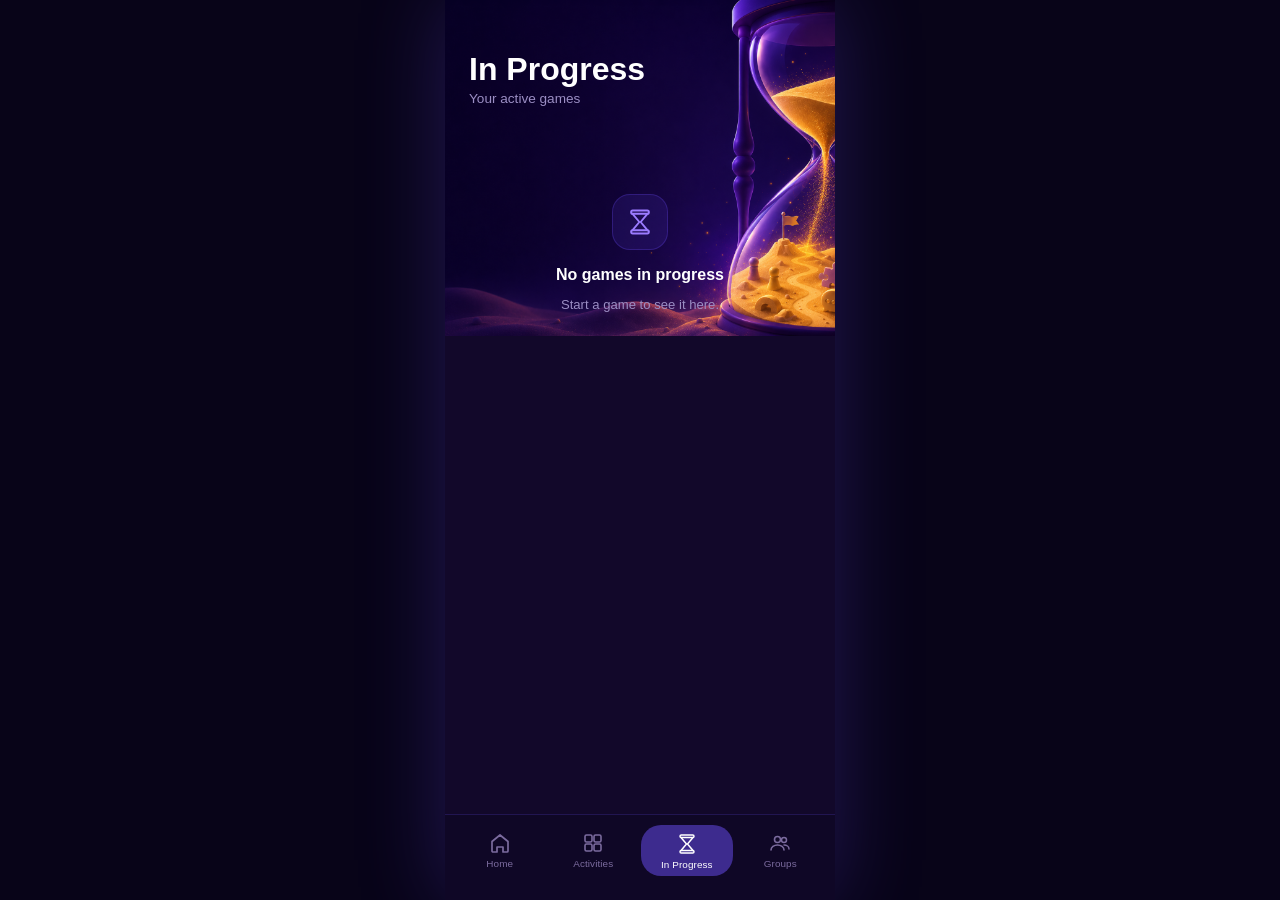
<file: in-progress.html>
<!DOCTYPE html>
<html lang="en">
<head>
  <meta charset="UTF-8">
  <meta name="viewport" content="width=device-width, initial-scale=1.0">
  <meta name="color-scheme" content="dark">
  <title>In Progress — While We Wait</title>
  <link rel="stylesheet" href="styles/main.css">
</head>
<body>

  <div class="phone-shell">

    <!-- ═══ PAGE HEADER ══════════════════════════════════ -->
    <header class="ip-page-header">
      <h1 class="ip-page-header__title">In Progress</h1>
      <p class="ip-page-header__subtitle">Your active games</p>
    </header>

    <!-- ═══ SCROLLABLE CONTENT ══════════════════════════ -->
    <main class="content" id="ipContent"></main>

    <!-- ═══ BOTTOM NAV ══════════════════════════════════ -->
    <nav class="bottom-nav" aria-label="Main navigation">

      <!-- Home -->
      <div class="bottom-nav__tab" role="button" tabindex="0"
           onclick="location.href='index.html'"
           onkeydown="if(event.key==='Enter'||event.key===' '){location.href='index.html'}">
        <svg width="22" height="22" viewBox="0 0 22 22" fill="none" xmlns="http://www.w3.org/2000/svg">
          <path d="M3 9.5L11 3L19 9.5V19C19 19.55 18.55 20 18 20H14V15H8V20H4C3.45 20 3 19.55 3 19V9.5Z"
                stroke="currentColor" stroke-width="1.7" stroke-linejoin="round"/>
        </svg>
        <span class="bottom-nav__label">Home</span>
      </div>

      <!-- Activities -->
      <div class="bottom-nav__tab" role="button" tabindex="0">
        <svg width="22" height="22" viewBox="0 0 22 22" fill="none" xmlns="http://www.w3.org/2000/svg">
          <rect x="3"  y="3"  width="7" height="7" rx="1.5" stroke="currentColor" stroke-width="1.6"/>
          <rect x="12" y="3"  width="7" height="7" rx="1.5" stroke="currentColor" stroke-width="1.6"/>
          <rect x="3"  y="12" width="7" height="7" rx="1.5" stroke="currentColor" stroke-width="1.6"/>
          <rect x="12" y="12" width="7" height="7" rx="1.5" stroke="currentColor" stroke-width="1.6"/>
        </svg>
        <span class="bottom-nav__label">Activities</span>
      </div>

      <!-- In Progress (active) -->
      <div class="bottom-nav__tab bottom-nav__tab--active" role="button" aria-current="page" tabindex="0">
        <div class="bottom-nav__pill">
          <svg width="22" height="22" viewBox="0 0 22 22" fill="none" xmlns="http://www.w3.org/2000/svg">
            <rect x="4" y="2" width="14" height="2.5" rx="1.25" stroke="currentColor" stroke-width="1.5"/>
            <rect x="4" y="17.5" width="14" height="2.5" rx="1.25" stroke="currentColor" stroke-width="1.5"/>
            <path d="M5 4.5L10.5 11L5 17.5" stroke="currentColor" stroke-width="1.5" stroke-linecap="round" stroke-linejoin="round"/>
            <path d="M17 4.5L11.5 11L17 17.5" stroke="currentColor" stroke-width="1.5" stroke-linecap="round" stroke-linejoin="round"/>
          </svg>
          <span class="bottom-nav__label">In Progress</span>
        </div>
      </div>

      <!-- Groups -->
      <div class="bottom-nav__tab" role="button" tabindex="0">
        <svg width="22" height="22" viewBox="0 0 22 22" fill="none" xmlns="http://www.w3.org/2000/svg">
          <circle cx="8.5"  cy="7.5" r="3" stroke="currentColor" stroke-width="1.6"/>
          <circle cx="15"   cy="8"   r="2.5" stroke="currentColor" stroke-width="1.5"/>
          <path d="M2 18C2 15.24 5 13 8.5 13C12 13 15 15.24 15 18"
                stroke="currentColor" stroke-width="1.6" stroke-linecap="round"/>
          <path d="M15 13C17.5 13 20 14.6 20 17"
                stroke="currentColor" stroke-width="1.5" stroke-linecap="round"/>
        </svg>
        <span class="bottom-nav__label">Groups</span>
      </div>

    </nav>
  </div>

<script>
(function () {

  var ICONS  = { 'grid-grab': 'img/activities/grid%20grab/icon.png', 'tap-duel': 'img/activities/tap%20duel/icon.png' };
  var TITLES = { 'grid-grab': 'Grid Grab', 'tap-duel': 'Tap Duel' };
  var URLS   = { 'grid-grab': 'grid-grab/game.html', 'tap-duel': 'tap-duel/game.html' };

  // ─── Collect active sessions ─────────────────────────

  var sessions = [];

  // Grid Grab — local (with sessionStorage migration shim)
  try {
    var gg = JSON.parse(localStorage.getItem('gg_resume') || sessionStorage.getItem('gg_resume') || 'null');
    if (gg) localStorage.setItem('gg_resume', JSON.stringify(gg));
    if (gg && gg.game === 'grid-grab' && gg.state) {
      sessions.push({ type: 'offline', game: 'grid-grab', resume: gg, ts: gg.timestamp || 0 });
    }
  } catch (_) {}

  // Tap Duel — local
  try {
    var td = JSON.parse(localStorage.getItem('td_resume') || 'null');
    if (td && td.game === 'tap-duel' && td.state) {
      sessions.push({ type: 'offline', game: 'tap-duel', resume: td, ts: td.timestamp || 0 });
    }
  } catch (_) {}

  // Grid Grab — online room
  try {
    var net = JSON.parse(sessionStorage.getItem('gg_net') || 'null');
    if (net && net.code) {
      sessions.push({ type: 'online', game: 'grid-grab', net: net, ts: Date.now() });
    }
  } catch (_) {}

  // Most recently active first
  sessions.sort(function (a, b) { return b.ts - a.ts; });

  // ─── Build UI ─────────────────────────────────────────

  var content = document.getElementById('ipContent');

  if (sessions.length === 0) {
    renderEmpty(content);
  } else {
    sessions.forEach(function (s) { renderGameCard(content, s); });
  }

  // ─── Empty state ──────────────────────────────────────

  function renderEmpty(container) {
    var section = document.createElement('section');
    section.className = 'section ip-empty-state';
    section.innerHTML =
      '<div class="ip-empty-state__icon" aria-hidden="true">' +
        '<svg width="28" height="28" viewBox="0 0 22 22" fill="none">' +
          '<rect x="4" y="2" width="14" height="2.5" rx="1.25" stroke="#9B7BFF" stroke-width="1.5"/>' +
          '<rect x="4" y="17.5" width="14" height="2.5" rx="1.25" stroke="#9B7BFF" stroke-width="1.5"/>' +
          '<path d="M5 4.5L10.5 11L5 17.5" stroke="#9B7BFF" stroke-width="1.5" stroke-linecap="round" stroke-linejoin="round"/>' +
          '<path d="M17 4.5L11.5 11L17 17.5" stroke="#9B7BFF" stroke-width="1.5" stroke-linecap="round" stroke-linejoin="round"/>' +
        '</svg>' +
      '</div>' +
      '<p class="ip-empty-state__title">No games in progress</p>' +
      '<p class="ip-empty-state__subtitle">Start a game to see it here.</p>';
    container.appendChild(section);
  }

  // ─── Game card ────────────────────────────────────────

  function renderGameCard(container, session) {
    var section = document.createElement('section');
    section.className = 'section';

    var card = document.createElement('button');
    card.className = 'card card--row card--accent ip-game-card';

    var iconDiv = document.createElement('div');
    iconDiv.className = 'card__icon card__icon--img';
    iconDiv.setAttribute('aria-hidden', 'true');
    iconDiv.innerHTML = '<img src="' + (ICONS[session.game] || '') + '" alt="">';

    var bodyDiv = document.createElement('div');
    bodyDiv.className = 'card__body';

    var titleEl = document.createElement('h2');
    titleEl.className = 'card__title';
    titleEl.textContent = TITLES[session.game] || session.game;

    var metaEl = document.createElement('div');
    metaEl.className = 'ip-card-meta';

    if (session.type === 'offline') {
      var players = session.resume.players || [];
      var playersEl = document.createElement('div');
      playersEl.className = 'continue-players';
      players.forEach(function (p) {
        var span = document.createElement('span');
        span.className = 'continue-player';
        var dot = document.createElement('span');
        dot.className = 'continue-player__dot';
        dot.style.background = p.color;
        span.appendChild(dot);
        span.appendChild(document.createTextNode(p.name));
        playersEl.appendChild(span);
      });
      metaEl.appendChild(playersEl);

      var badge = document.createElement('span');
      badge.className = 'ip-badge';
      if (session.game === 'tap-duel') {
        var cur = session.resume.state.currentRound || 1;
        var tot = session.resume.state.totalRounds || (session.resume.config && session.resume.config.rounds) || '?';
        badge.textContent = 'Round ' + cur + ' / ' + tot;
      } else {
        badge.textContent = 'Pass & Play';
      }
      metaEl.appendChild(badge);
    } else {
      var badge = document.createElement('span');
      badge.className = 'ip-badge ip-badge--online';
      badge.textContent = 'Online · ' + session.net.code;
      metaEl.appendChild(badge);
    }

    bodyDiv.appendChild(titleEl);
    bodyDiv.appendChild(metaEl);

    var chevronDiv = document.createElement('div');
    chevronDiv.className = 'card__chevron';
    chevronDiv.setAttribute('aria-hidden', 'true');
    chevronDiv.innerHTML =
      '<svg width="20" height="20" viewBox="0 0 20 20" fill="none">' +
        '<path d="M7.5 5L12.5 10L7.5 15" stroke="currentColor" stroke-width="1.8" stroke-linecap="round" stroke-linejoin="round"/>' +
      '</svg>';

    card.appendChild(iconDiv);
    card.appendChild(bodyDiv);
    card.appendChild(chevronDiv);

    var dest = URLS[session.game] || 'index.html';
    card.addEventListener('click', function () { location.href = dest; });

    section.appendChild(card);
    container.appendChild(section);
  }

})();
</script>
</body>
</html>
</file>
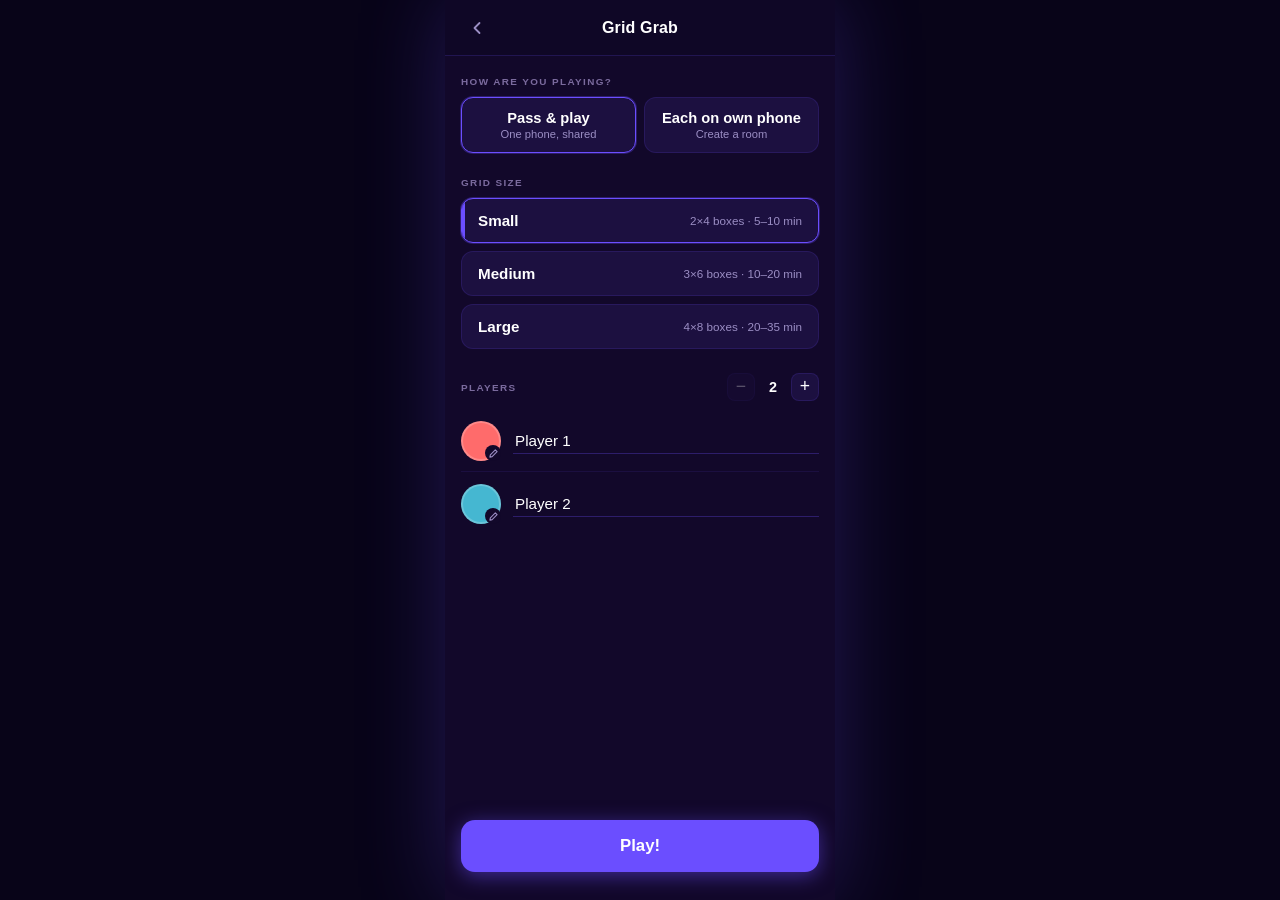
<file: grid-grab/game.html>
<!DOCTYPE html>
<html lang="en">
<head>
  <meta charset="UTF-8">
  <meta name="viewport" content="width=device-width, initial-scale=1.0">
  <meta name="color-scheme" content="dark">
  <title>Grid Grab</title>
  <link rel="stylesheet" href="../styles/main.css">
  <link rel="stylesheet" href="styles/grid-grab.css">
</head>
<body>

  <div class="phone-shell gg-shell" id="gameShell" style="display:flex; flex-direction:column; height:100dvh;">

    <!-- Header -->
    <header class="gg-header">
      <button class="gg-back-btn" id="quitBtn" aria-label="Quit game">
        <svg width="20" height="20" viewBox="0 0 20 20" fill="none" xmlns="http://www.w3.org/2000/svg">
          <path d="M12.5 15L7.5 10L12.5 5" stroke="currentColor" stroke-width="1.8" stroke-linecap="round" stroke-linejoin="round"/>
        </svg>
      </button>
      <h1 class="gg-header__title">Grid Grab</h1>
      <div class="gg-header__spacer"></div>
    </header>

    <!-- Score bar -->
    <div class="gg-score-bar" id="scoreBar"></div>

    <!-- Turn indicator -->
    <div class="gg-turn-indicator" id="turnIndicator">
      <span>'s turn</span>
    </div>

    <!-- Canvas -->
    <div class="gg-canvas-wrap" id="canvasWrap">
      <canvas id="gameCanvas" aria-label="Grid Grab game board"></canvas>
    </div>

    <!-- Winner overlay -->
    <div class="gg-winner-overlay" id="winnerOverlay" hidden>
      <div class="gg-winner-card">
        <div class="gg-winner-card__trophy">🏆</div>
        <h2 class="gg-winner-card__headline" id="winnerHeadline">Player 1 Wins!</h2>
        <div class="gg-winner-card__scores" id="winnerScores"></div>
        <div class="gg-winner-card__actions">
          <button class="gg-play-again-btn" id="playAgainBtn">Play Again</button>
          <button class="gg-home-btn" id="homeBtn">Home</button>
        </div>
      </div>
    </div>

  </div>

  <script src="js/engine.js"></script>
  <script src="js/net.js"></script>
  <script src="js/game.js"></script>
</body>
</html>
</file>
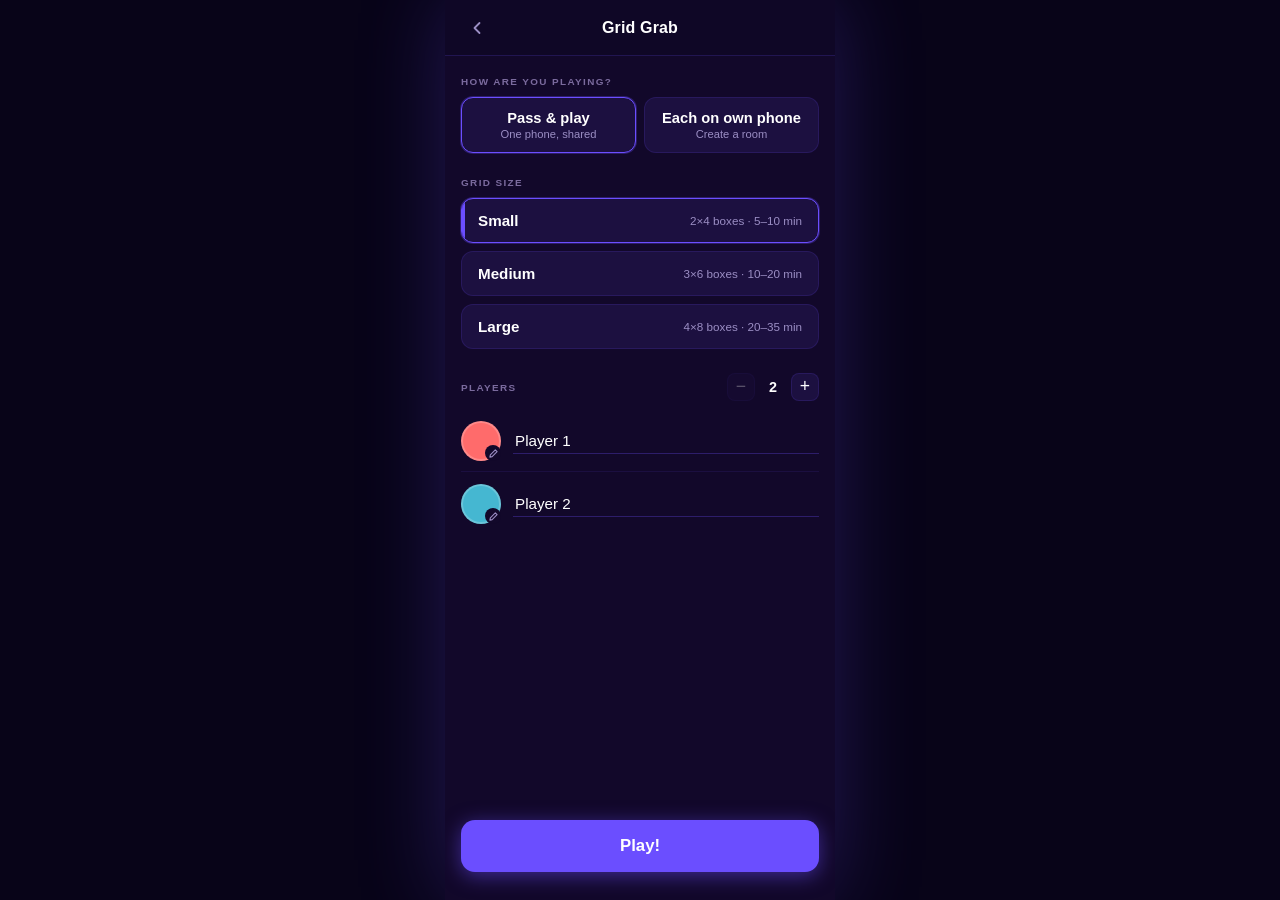
<file: grid-grab/lobby.html>
<!DOCTYPE html>
<html lang="en">
<head>
  <meta charset="UTF-8">
  <meta name="viewport" content="width=device-width, initial-scale=1.0">
  <meta name="color-scheme" content="dark">
  <title>Grid Grab — Lobby</title>
  <link rel="stylesheet" href="../styles/main.css">
  <link rel="stylesheet" href="styles/grid-grab.css">
</head>
<body>

  <div class="phone-shell gg-shell" style="display:flex; flex-direction:column; height:100dvh;">

    <!-- Header -->
    <header class="gg-header">
      <button class="gg-back-btn" id="backBtn" aria-label="Back to home">
        <svg width="20" height="20" viewBox="0 0 20 20" fill="none" xmlns="http://www.w3.org/2000/svg">
          <path d="M12.5 15L7.5 10L12.5 5" stroke="currentColor" stroke-width="1.8" stroke-linecap="round" stroke-linejoin="round"/>
        </svg>
      </button>
      <h1 class="gg-header__title">Grid Grab</h1>
      <div class="gg-header__spacer"></div>
    </header>

    <main class="gg-lobby-content">

      <!-- Enter a code (joining without a link) -->
      <section class="gg-lobby-panel" id="codePanel" hidden>
        <p class="gg-section__label">Enter room code</p>
        <input class="gg-text-input gg-code-input" id="codeInput" type="text"
               inputmode="latin" autocapitalize="characters" maxlength="4"
               placeholder="ABCD" aria-label="Room code">
        <p class="gg-lobby-hint" id="codeError" hidden></p>
      </section>

      <!-- Pick name + color before joining -->
      <section class="gg-lobby-panel" id="joinPanel" hidden>
        <p class="gg-section__label">Joining room <span id="joinCode"></span></p>
        <input class="gg-text-input" id="nameInput" type="text" maxlength="16"
               placeholder="Your name" aria-label="Your name">
        <p class="gg-section__label" style="margin-top:6px;">Pick your color</p>
        <div class="gg-color-row" id="colorRow"></div>
        <p class="gg-lobby-hint" id="joinError" hidden></p>
      </section>

      <!-- Roster / waiting room -->
      <section class="gg-lobby-panel" id="rosterPanel" hidden>
        <p class="gg-section__label">Room code — share it with the table</p>
        <div class="gg-room-code" id="roomCode">····</div>
        <p class="gg-section__label" style="margin-top:6px;">Players</p>
        <div class="gg-seat-list" id="seatList"></div>
        <p class="gg-lobby-hint" id="rosterHint">Waiting for players to join…</p>
      </section>

    </main>

    <!-- Footer action button -->
    <div class="gg-setup-footer">
      <button class="gg-play-btn" id="actionBtn" hidden>Continue</button>
    </div>

  </div>

  <script src="js/net.js"></script>
  <script src="js/lobby.js"></script>
</body>
</html>
</file>
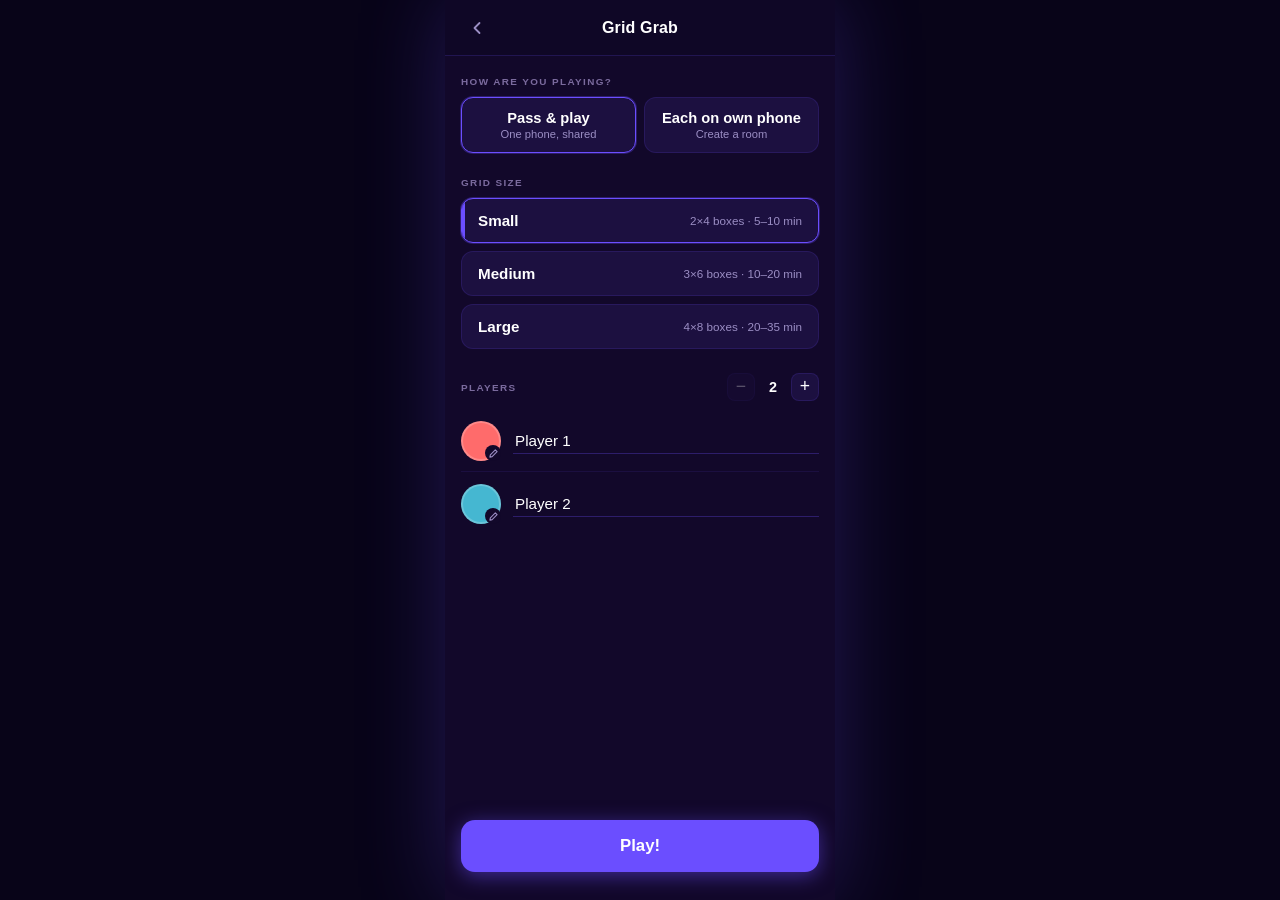
<file: grid-grab/setup.html>
<!DOCTYPE html>
<html lang="en">
<head>
  <meta charset="UTF-8">
  <meta name="viewport" content="width=device-width, initial-scale=1.0">
  <meta name="color-scheme" content="dark">
  <title>Grid Grab — Setup</title>
  <link rel="stylesheet" href="../styles/main.css">
  <link rel="stylesheet" href="styles/grid-grab.css">
</head>
<body>

  <div class="phone-shell gg-shell" style="display:flex; flex-direction:column; height:100dvh;">

    <!-- Header -->
    <header class="gg-header">
      <button class="gg-back-btn" aria-label="Back to home" onclick="location.href='../index.html'">
        <svg width="20" height="20" viewBox="0 0 20 20" fill="none" xmlns="http://www.w3.org/2000/svg">
          <path d="M12.5 15L7.5 10L12.5 5" stroke="currentColor" stroke-width="1.8" stroke-linecap="round" stroke-linejoin="round"/>
        </svg>
      </button>
      <h1 class="gg-header__title">Grid Grab</h1>
      <div class="gg-header__spacer"></div>
    </header>

    <!-- Scrollable setup content -->
    <main class="gg-setup-content">

      <!-- Mode -->
      <section>
        <p class="gg-section__label">How are you playing?</p>
        <div class="gg-mode-toggle" role="radiogroup" aria-label="Play mode">
          <button class="gg-mode-option gg-mode-option--active" data-mode="local"
                  role="radio" aria-checked="true">
            <span class="gg-mode-option__name">Pass &amp; play</span>
            <span class="gg-mode-option__detail">One phone, shared</span>
          </button>
          <button class="gg-mode-option" data-mode="online"
                  role="radio" aria-checked="false">
            <span class="gg-mode-option__name">Each on own phone</span>
            <span class="gg-mode-option__detail">Create a room</span>
          </button>
        </div>
      </section>

      <!-- Grid Size -->
      <section>
        <p class="gg-section__label">Grid Size</p>
        <div class="gg-size-picker" role="radiogroup" aria-label="Grid size">
          <button class="gg-size-option gg-size-option--active" data-size="small"
                  role="radio" aria-checked="true">
            <span class="gg-size-option__name">Small</span>
            <span class="gg-size-option__detail">2×4 boxes · 5–10 min</span>
          </button>
          <button class="gg-size-option" data-size="medium"
                  role="radio" aria-checked="false">
            <span class="gg-size-option__name">Medium</span>
            <span class="gg-size-option__detail">3×6 boxes · 10–20 min</span>
          </button>
          <button class="gg-size-option" data-size="large"
                  role="radio" aria-checked="false">
            <span class="gg-size-option__name">Large</span>
            <span class="gg-size-option__detail">4×8 boxes · 20–35 min</span>
          </button>
        </div>
      </section>

      <!-- Players -->
      <section>
        <div class="gg-section__header">
          <p class="gg-section__label" id="playersLabel">Players</p>
          <div class="gg-player-count-controls">
            <button class="gg-count-btn" id="removePlayer" aria-label="Remove player">−</button>
            <span class="gg-count-display" id="playerCountDisplay">2</span>
            <button class="gg-count-btn" id="addPlayer" aria-label="Add player">+</button>
          </div>
        </div>
        <div class="gg-player-list" id="playerList"></div>
      </section>

    </main>

    <!-- Color picker popover -->
    <div class="gg-color-popover" id="colorPopover" hidden aria-label="Choose color">
      <button class="gg-color-option" data-color="#FF6B6B" style="background:#FF6B6B" aria-label="Coral"></button>
      <button class="gg-color-option" data-color="#45B7D1" style="background:#45B7D1" aria-label="Sky Blue"></button>
      <button class="gg-color-option" data-color="#FFC947" style="background:#FFC947" aria-label="Amber"></button>
      <button class="gg-color-option" data-color="#A855F7" style="background:#A855F7" aria-label="Purple"></button>
      <button class="gg-color-option" data-color="#FF6B9D" style="background:#FF6B9D" aria-label="Hot Pink"></button>
      <button class="gg-color-option" data-color="#98D856" style="background:#98D856" aria-label="Lime"></button>
    </div>

    <!-- Play button footer -->
    <div class="gg-setup-footer">
      <button class="gg-play-btn" id="playBtn">Play!</button>
    </div>

  </div>

  <script src="js/net.js"></script>
  <script src="js/setup.js"></script>
</body>
</html>
</file>
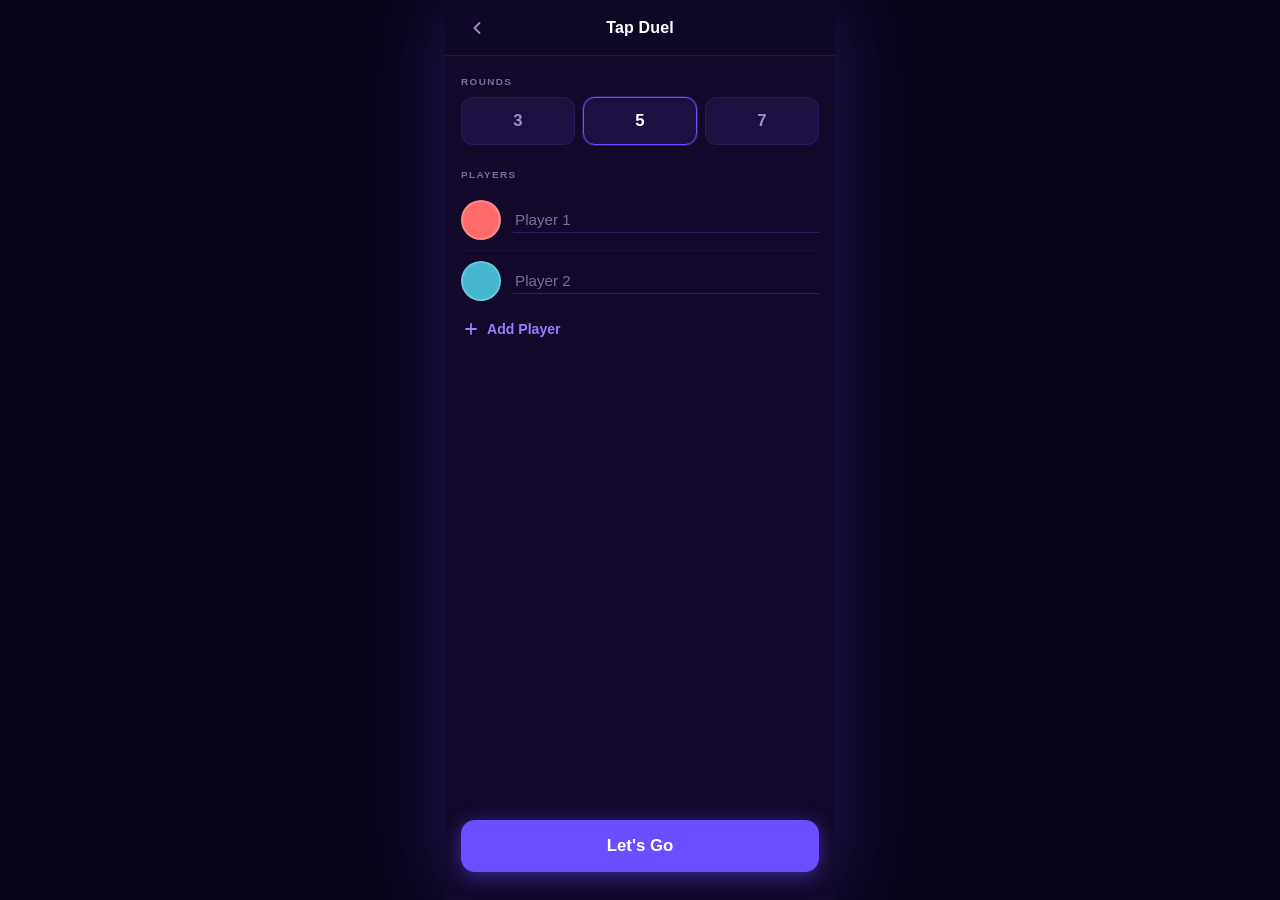
<file: tap-duel/game.html>
<!DOCTYPE html>
<html lang="en">
<head>
  <meta charset="UTF-8">
  <meta name="viewport" content="width=device-width, initial-scale=1.0">
  <meta name="color-scheme" content="dark">
  <title>Tap Duel</title>
  <link rel="stylesheet" href="../styles/main.css">
  <link rel="stylesheet" href="styles/tap-duel.css">
</head>
<body>

  <div class="phone-shell gg-shell" style="display:flex; flex-direction:column; height:100dvh; overflow:hidden;">

    <!-- ═══ HEADER ═══════════════════════════════════════ -->
    <header class="gg-header">
      <button class="gg-back-btn" id="quitBtn" aria-label="Quit game">
        <svg width="20" height="20" viewBox="0 0 20 20" fill="none">
          <path d="M12.5 5L7.5 10L12.5 15" stroke="currentColor" stroke-width="1.8"
                stroke-linecap="round" stroke-linejoin="round"/>
        </svg>
      </button>
      <h1 class="gg-header__title">Tap Duel</h1>
      <div class="gg-header__spacer"></div>
    </header>

    <!-- ═══ ARENA (built by game.js) ════════════════════ -->
    <div class="td-arena" id="tdArena"></div>

    <!-- ═══ OVERLAY (round result + game over) ══════════ -->
    <div class="td-overlay" id="tdOverlay" hidden>
      <div class="td-overlay-card" id="tdOverlayContent"></div>
    </div>

  </div>

  <script src="js/engine.js"></script>
  <script src="js/game.js"></script>
</body>
</html>
</file>
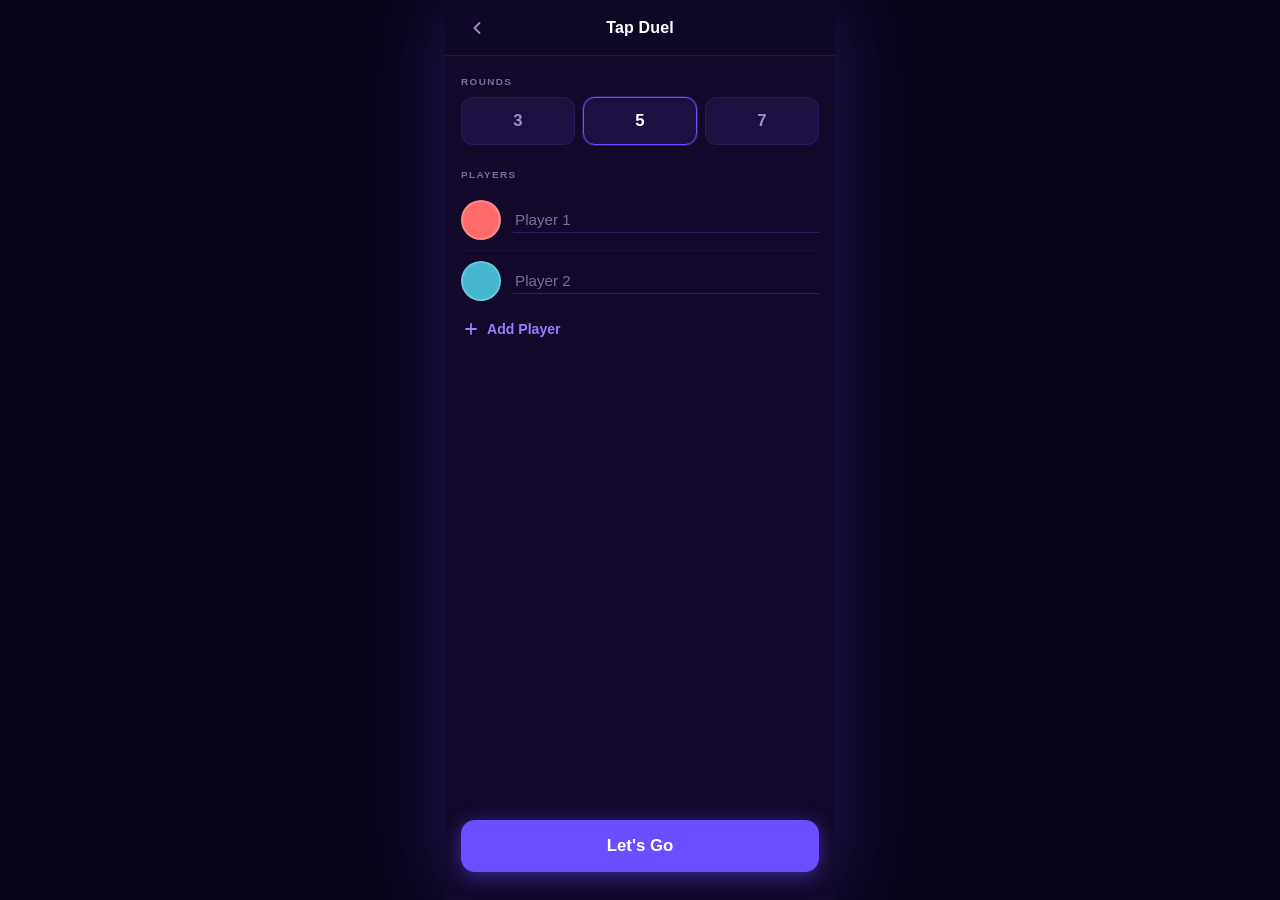
<file: tap-duel/setup.html>
<!DOCTYPE html>
<html lang="en">
<head>
  <meta charset="UTF-8">
  <meta name="viewport" content="width=device-width, initial-scale=1.0">
  <meta name="color-scheme" content="dark">
  <title>Tap Duel — Setup</title>
  <link rel="stylesheet" href="../styles/main.css">
  <link rel="stylesheet" href="styles/tap-duel.css">
</head>
<body>

  <div class="phone-shell gg-shell" style="display:flex; flex-direction:column; height:100dvh;">

    <!-- ═══ HEADER ═══════════════════════════════════════ -->
    <header class="gg-header">
      <button class="gg-back-btn" aria-label="Back" onclick="location.href='../index.html'">
        <svg width="20" height="20" viewBox="0 0 20 20" fill="none">
          <path d="M12.5 5L7.5 10L12.5 15" stroke="currentColor" stroke-width="1.8"
                stroke-linecap="round" stroke-linejoin="round"/>
        </svg>
      </button>
      <h1 class="gg-header__title">Tap Duel</h1>
      <div class="gg-header__spacer"></div>
    </header>

    <!-- ═══ SETUP CONTENT ════════════════════════════════ -->
    <div class="gg-setup-content">

      <!-- Rounds -->
      <section class="section">
        <p class="gg-section__label">Rounds</p>
        <div class="td-round-picker">
          <button class="td-round-btn" data-rounds="3">3</button>
          <button class="td-round-btn td-round-btn--active" data-rounds="5">5</button>
          <button class="td-round-btn" data-rounds="7">7</button>
        </div>
      </section>

      <!-- Players -->
      <section class="section">
        <p class="gg-section__label">Players</p>
        <div id="playerList"></div>
        <button class="gg-add-player-btn" id="addPlayerBtn">
          <svg width="16" height="16" viewBox="0 0 16 16" fill="none">
            <path d="M8 3v10M3 8h10" stroke="currentColor" stroke-width="1.8" stroke-linecap="round"/>
          </svg>
          Add Player
        </button>
      </section>

    </div>

    <!-- ═══ FOOTER ════════════════════════════════════════ -->
    <div class="gg-setup-footer">
      <button class="gg-play-btn" id="playBtn">Let's Go</button>
    </div>

    <!-- ═══ COLOUR POPOVER ════════════════════════════════ -->
    <div class="gg-color-popover" id="colorPopover" hidden>
      <div class="gg-popover-grid" id="swatchGrid"></div>
    </div>

  </div>

  <script src="js/setup.js"></script>
</body>
</html>
</file>
<file: styles/main.css>
*, *::before, *::after {
  box-sizing: border-box;
  margin: 0;
  padding: 0;
}

:root {
  --bg-base:        #12082A;
  --bg-card:        #1C1040;
  --bg-nav:         #0F0726;
  --accent-primary: #6B4EFF;
  --accent-glow:    #9B7BFF;
  --text-white:     #FFFFFF;
  --text-muted:     #9B8EC4;
  --text-label:     #7B6B9E;
  --gold:           #FFD700;
  --gold-light:     #FFF0A0;
  --nav-pill:       #3D2B8E;
  --border-card:    rgba(107, 78, 255, 0.15);
}

body {
  background: #080418;
  min-height: 100dvh;
  display: flex;
  justify-content: center;
  font-family: -apple-system, BlinkMacSystemFont, 'Segoe UI', 'Helvetica Neue', Arial, sans-serif;
  -webkit-font-smoothing: antialiased;
  color: var(--text-white);
}

/* ─── Phone Shell ─────────────────────────────────── */

.phone-shell {
  width: 100%;
  max-width: 390px;
  min-height: 100dvh;
  background-color: var(--bg-base);
  background-image: url('../img/splash3.png');
  background-size: 115% auto;
  background-repeat: no-repeat;
  background-position: center top;
  display: flex;
  flex-direction: column;
  position: relative;
  overflow: hidden;
  box-shadow: 0 0 80px rgba(107, 78, 255, 0.25);
}

/* ─── Hero ────────────────────────────────────────── */

.hero {
  position: relative;
  padding: 52px 24px 130px;
  display: flex;
  align-items: flex-start;
  overflow: hidden;
  background: transparent;
}

.hero__bg-texture {
  display: none;
}

.hero__starfield {
  position: absolute;
  inset: 0;
  pointer-events: none;
}

@keyframes starFloat {
  0%   { transform: translateY(0)     translateX(0);    opacity: 0;   }
  12%  { opacity: 1; }
  88%  { opacity: 1; }
  100% { transform: translateY(-90px) translateX(6px);  opacity: 0;   }
}

.star {
  position: absolute;
  border-radius: 50%;
  background: var(--gold);
  animation: starFloat 6s ease-in-out infinite;
}

.star--sm  { width: 2px;  height: 2px;  animation-duration: 7s;  }
.star--md  { width: 4px;  height: 4px;  animation-duration: 9s;  }
.star--lg  { width: 7px;  height: 7px;  box-shadow: 0 0 8px 2px var(--gold);  animation-duration: 11s; }
.star--xl  { width: 10px; height: 10px; box-shadow: 0 0 14px 4px var(--gold); animation-duration: 13s; }
.star--white { background: #ffffff; box-shadow: 0 0 6px 2px rgba(255,255,255,0.8); }

/* Stagger each star's start time so they don't all move together */
.hero__starfield .star:nth-child(1)  { animation-delay:  0s;    }
.hero__starfield .star:nth-child(2)  { animation-delay: -2.1s;  }
.hero__starfield .star:nth-child(3)  { animation-delay: -4.5s;  }
.hero__starfield .star:nth-child(4)  { animation-delay: -1.3s;  }
.hero__starfield .star:nth-child(5)  { animation-delay: -6.8s;  }
.hero__starfield .star:nth-child(6)  { animation-delay: -3.4s;  }
.hero__starfield .star:nth-child(7)  { animation-delay: -8.2s;  }
.hero__starfield .star:nth-child(8)  { animation-delay: -0.7s;  }
.hero__starfield .star:nth-child(9)  { animation-delay: -5.1s;  }
.hero__starfield .star:nth-child(10) { animation-delay: -7.6s;  }
.hero__starfield .star:nth-child(11) { animation-delay: -2.9s;  }
.hero__starfield .star:nth-child(12) { animation-delay: -9.3s;  }
.hero__starfield .star:nth-child(13) { animation-delay: -1.8s;  }
.hero__starfield .star:nth-child(14) { animation-delay: -4.0s;  }
.hero__starfield .star:nth-child(15) { animation-delay: -6.2s;  }

.hero__text {
  position: relative;
  z-index: 2;
  max-width: 55%;
}

.hero__title {
  font-size: 2.6rem;
  font-weight: 800;
  line-height: 1.08;
  color: var(--text-white);
  letter-spacing: -0.5px;
  margin-bottom: 10px;
}

.hero__tagline {
  display: flex;
  flex-direction: column;
  gap: 2px;
}

.hero__tagline-line1 {
  font-size: 0.95rem;
  font-weight: 600;
  color: var(--accent-glow);
}

.hero__tagline-line2 {
  font-size: 0.88rem;
  color: var(--text-muted);
  line-height: 1.4;
}

/* ─── Content Area ────────────────────────────────── */

.content {
  flex: 1;
  display: flex;
  flex-direction: column;
  gap: 20px;
  padding: 20px 16px 24px;
  overflow-y: auto;
  background: transparent;
}

/* ─── Section Label ───────────────────────────────── */

.section__label {
  font-size: 0.62rem;
  font-weight: 700;
  letter-spacing: 0.14em;
  text-transform: uppercase;
  color: var(--text-label);
  margin-bottom: 8px;
}

/* ─── Cards ───────────────────────────────────────── */

.card {
  background: var(--bg-card);
  border-radius: 16px;
  border: 1px solid var(--border-card);
}

.card--row {
  display: flex;
  align-items: center;
  padding: 14px 16px;
  gap: 14px;
  cursor: default;
}

.card--accent {
  background: linear-gradient(135deg, #2A1A6E 0%, #1C1040 100%);
}

.card__thumbnail {
  width: 52px;
  height: 52px;
  border-radius: 10px;
  background: #2E2460;
  flex-shrink: 0;
}

.card__icon {
  width: 44px;
  height: 44px;
  border-radius: 12px;
  display: flex;
  align-items: center;
  justify-content: center;
  flex-shrink: 0;
}

.card__icon--gift {
  background: rgba(107, 78, 255, 0.2);
  border: 1px solid rgba(107, 78, 255, 0.35);
}

.card__body {
  flex: 1;
  min-width: 0;
}

.card__title {
  font-size: 1rem;
  font-weight: 700;
  color: var(--text-white);
  margin-bottom: 3px;
}

.card__subtitle {
  font-size: 0.78rem;
  color: var(--text-muted);
  white-space: nowrap;
  overflow: hidden;
  text-overflow: ellipsis;
}

.card__meta {
  font-size: 0.75rem;
  color: var(--text-muted);
  margin-top: 2px;
  opacity: 0.75;
}

.card__chevron {
  flex-shrink: 0;
  color: var(--text-muted);
  display: flex;
  align-items: center;
}

/* ─── Getting Started ────────────────────────────── */

.card--getting-started {
  display: flex;
  align-items: center;
  gap: 14px;
  padding: 16px;
  border-style: dashed;
  border-color: rgba(107, 78, 255, 0.3);
  background: rgba(107, 78, 255, 0.05);
}

.getting-started__icon {
  width: 48px;
  height: 48px;
  border-radius: 14px;
  background: rgba(107, 78, 255, 0.12);
  border: 1px solid rgba(107, 78, 255, 0.25);
  display: flex;
  align-items: center;
  justify-content: center;
  flex-shrink: 0;
}

.getting-started__text {
  flex: 1;
  min-width: 0;
}

.getting-started__title {
  font-size: 0.92rem;
  font-weight: 700;
  color: var(--text-white);
  margin-bottom: 3px;
}

.getting-started__subtitle {
  font-size: 0.75rem;
  color: var(--text-muted);
  line-height: 1.4;
}

/* ─── Games Grid ──────────────────────────────────── */

.games-grid {
  display: grid;
  grid-template-columns: 1fr 1fr;
  gap: 10px;
}

.game-card {
  background: var(--bg-card);
  border-radius: 16px;
  border: 1px solid var(--border-card);
  display: flex;
  flex-direction: column;
  overflow: hidden;
  text-align: left;
  font-family: inherit;
  color: inherit;
  transition: box-shadow 0.25s ease, border-color 0.25s ease;
}

.game-card--active {
  cursor: pointer;
  transition: transform 0.3s cubic-bezier(0.34, 1.56, 0.64, 1), box-shadow 0.2s ease, border-color 0.2s ease;
}

.game-card--active:hover,
.game-card--active:active {
  transform: translateY(-3px);
  border-color: rgba(107, 78, 255, 0.7);
  box-shadow:
    0 0 0 1px rgba(107, 78, 255, 0.4),
    0 0 18px rgba(107, 78, 255, 0.45),
    0 6px 24px rgba(0, 0, 0, 0.3);
}

.game-card--active .game-card__image {
  transition: transform 0.3s cubic-bezier(0.34, 1.56, 0.64, 1);
}

.game-card--active:hover .game-card__image,
.game-card--active:active .game-card__image {
  transform: scale(1.08) translateY(-4px);
}

.game-card--soon {
  opacity: 0.38;
  cursor: default;
  pointer-events: none;
}

.game-card__image {
  width: 100%;
  height: 72px;
  background: #2E2460;
  flex-shrink: 0;
  background-size: cover;
  background-position: center top;
}

.card__icon--img {
  overflow: hidden;
  background: none;
  border: none;
  padding: 0;
}

.card__icon--img img {
  width: 100%;
  height: 100%;
  object-fit: cover;
  display: block;
}

.game-card__body {
  padding: 10px 12px 12px;
  display: flex;
  flex-direction: column;
  gap: 4px;
}

.game-card__title {
  font-size: 0.88rem;
  font-weight: 700;
  color: var(--text-white);
}

.game-card__desc {
  font-size: 0.7rem;
  color: var(--text-muted);
  line-height: 1.35;
}

.game-card__coming-soon {
  font-size: 0.7rem;
  color: var(--text-label);
  font-style: italic;
  margin-top: 2px;
}

.game-card__meta {
  display: flex;
  flex-wrap: wrap;
  gap: 4px;
  margin-top: 6px;
}

.game-card__badge {
  display: inline-flex;
  align-items: center;
  gap: 3px;
  font-size: 0.62rem;
  font-weight: 600;
  color: var(--text-muted);
  background: rgba(255, 255, 255, 0.06);
  border: 1px solid rgba(255, 255, 255, 0.1);
  border-radius: 20px;
  padding: 2px 6px 2px 5px;
  white-space: nowrap;
}

.game-card__badge--compete {
  color: var(--gold);
  background: rgba(255, 215, 0, 0.1);
  border-color: rgba(255, 215, 0, 0.25);
}

/* ─── Continue Card ───────────────────────────────── */

.continue-card {
  width: 100%;
  cursor: pointer;
  font-family: inherit;
  text-align: left;
  transition: transform 0.3s cubic-bezier(0.34, 1.56, 0.64, 1), box-shadow 0.2s ease, border-color 0.2s ease;
}

.continue-card:hover,
.continue-card:active {
  transform: translateY(-3px);
  border-color: rgba(107, 78, 255, 0.7);
  box-shadow:
    0 0 0 1px rgba(107, 78, 255, 0.4),
    0 0 18px rgba(107, 78, 255, 0.45),
    0 6px 24px rgba(0, 0, 0, 0.3);
}

.continue-players {
  display: flex;
  align-items: center;
  gap: 10px;
  margin-top: 4px;
  flex-wrap: wrap;
}

.continue-player {
  display: inline-flex;
  align-items: center;
  gap: 5px;
  font-size: 0.75rem;
  color: var(--text-muted);
}

.continue-player__dot {
  width: 8px;
  height: 8px;
  border-radius: 50%;
  flex-shrink: 0;
}

/* ─── Bottom Nav ──────────────────────────────────── */

.bottom-nav {
  display: flex;
  align-items: center;
  justify-content: space-around;
  background: var(--bg-nav);
  border-top: 1px solid rgba(107, 78, 255, 0.2);
  padding: 10px 8px 24px;
  flex-shrink: 0;
}

.bottom-nav__tab {
  display: flex;
  flex-direction: column;
  align-items: center;
  gap: 4px;
  flex: 1;
  color: var(--text-label);
  font-size: 0.62rem;
  cursor: default;
}

.bottom-nav__tab--active {
  color: var(--text-white);
}

.bottom-nav__pill {
  display: flex;
  flex-direction: column;
  align-items: center;
  gap: 4px;
  background: var(--nav-pill);
  border-radius: 20px;
  padding: 8px 20px 6px;
}

.bottom-nav__label {
  font-size: 0.62rem;
  font-weight: 500;
  letter-spacing: 0.01em;
}

/* ─── Nav Dim State (no active games) ────────────────── */

.bottom-nav__tab--dim {
  opacity: 0.45;
}

/* ─── Nav Tab Hover / Hold Effect ────────────────────── */

.bottom-nav__tab > svg,
.bottom-nav__pill > svg {
  transition: transform 0.3s cubic-bezier(0.34, 1.56, 0.64, 1);
}

.bottom-nav__tab > .bottom-nav__label {
  transition: color 0.15s ease, transform 0.3s cubic-bezier(0.34, 1.56, 0.64, 1);
}

.bottom-nav__tab:hover > svg,
.bottom-nav__tab:active > svg,
.bottom-nav__tab:hover .bottom-nav__pill > svg,
.bottom-nav__tab:active .bottom-nav__pill > svg {
  transform: scale(1.18);
}

.bottom-nav__tab:hover > .bottom-nav__label,
.bottom-nav__tab:active > .bottom-nav__label {
  color: var(--text-white);
  transform: translateY(-1px);
}

/* ─── In Progress Page Header ────────────────────────── */

.ip-page-header {
  padding: 52px 24px 20px;
  flex-shrink: 0;
}

.ip-page-header__title {
  font-size: 2rem;
  font-weight: 800;
  color: var(--text-white);
  line-height: 1.1;
  margin-bottom: 4px;
}

.ip-page-header__subtitle {
  font-size: 0.85rem;
  color: var(--text-muted);
}

/* ─── In Progress Empty State ────────────────────────── */

.ip-empty-state {
  display: flex;
  flex-direction: column;
  align-items: center;
  justify-content: center;
  text-align: center;
  padding: 48px 24px;
  gap: 12px;
}

.ip-empty-state__icon {
  width: 56px;
  height: 56px;
  border-radius: 18px;
  background: rgba(107, 78, 255, 0.12);
  border: 1px solid rgba(107, 78, 255, 0.25);
  display: flex;
  align-items: center;
  justify-content: center;
  margin-bottom: 4px;
}

.ip-empty-state__title {
  font-size: 1rem;
  font-weight: 700;
  color: var(--text-white);
}

.ip-empty-state__subtitle {
  font-size: 0.82rem;
  color: var(--text-muted);
  line-height: 1.4;
}

/* ─── In Progress Game Card ──────────────────────────── */

.ip-game-card {
  width: 100%;
  cursor: pointer;
  font-family: inherit;
  text-align: left;
  transition: transform 0.3s cubic-bezier(0.34, 1.56, 0.64, 1), box-shadow 0.2s ease, border-color 0.2s ease;
}

.ip-game-card:hover,
.ip-game-card:active {
  transform: translateY(-3px);
  border-color: rgba(107, 78, 255, 0.7);
  box-shadow:
    0 0 0 1px rgba(107, 78, 255, 0.4),
    0 0 18px rgba(107, 78, 255, 0.45),
    0 6px 24px rgba(0, 0, 0, 0.3);
}

.continue-card .card__icon--img img,
.ip-game-card .card__icon--img img {
  transition: transform 0.3s cubic-bezier(0.34, 1.56, 0.64, 1);
}

.continue-card:hover .card__icon--img img,
.continue-card:active .card__icon--img img,
.ip-game-card:hover .card__icon--img img,
.ip-game-card:active .card__icon--img img {
  transform: scale(1.08) translateY(-3px);
}

.continue-card .card__chevron,
.ip-game-card .card__chevron {
  transition: transform 0.3s cubic-bezier(0.34, 1.56, 0.64, 1);
}

.continue-card:hover .card__chevron,
.continue-card:active .card__chevron,
.ip-game-card:hover .card__chevron,
.ip-game-card:active .card__chevron {
  transform: translateX(3px);
}

.ip-card-meta {
  display: flex;
  flex-direction: column;
  gap: 5px;
  margin-top: 4px;
}

/* ─── In Progress Badges ─────────────────────────────── */

.ip-badge {
  display: inline-flex;
  align-items: center;
  font-size: 0.62rem;
  font-weight: 600;
  letter-spacing: 0.02em;
  color: var(--text-muted);
  background: rgba(255, 255, 255, 0.06);
  border: 1px solid rgba(255, 255, 255, 0.1);
  border-radius: 20px;
  padding: 2px 8px;
  width: fit-content;
}

.ip-badge--online {
  color: var(--accent-glow);
  background: rgba(107, 78, 255, 0.12);
  border-color: rgba(107, 78, 255, 0.3);
}
</file>
<file: grid-grab/styles/grid-grab.css>
/* ─── Grid Grab shared styles ─────────────────────── */

.gg-shell {
  background-image: none !important;
  position: relative;
  overflow: hidden;
}

/* ─── Header ──────────────────────────────────────── */

.gg-header {
  display: flex;
  align-items: center;
  height: 56px;
  padding: 0 16px;
  background: var(--bg-nav);
  border-bottom: 1px solid rgba(107, 78, 255, 0.2);
  flex-shrink: 0;
  position: relative;
}

.gg-header__title {
  position: absolute;
  left: 50%;
  transform: translateX(-50%);
  font-size: 1rem;
  font-weight: 700;
  color: var(--text-white);
  letter-spacing: 0.01em;
}

.gg-header__spacer {
  width: 36px;
  margin-left: auto;
}

.gg-back-btn {
  background: none;
  border: none;
  color: var(--text-muted);
  cursor: pointer;
  padding: 6px;
  display: flex;
  align-items: center;
  justify-content: center;
  border-radius: 8px;
  transition: color 0.15s, background 0.15s;
}

.gg-back-btn:hover {
  color: var(--text-white);
  background: rgba(107, 78, 255, 0.15);
}

/* ─── Setup Content ───────────────────────────────── */

.gg-setup-content {
  flex: 1;
  min-height: 0;
  overflow-y: auto;
  padding: 20px 16px 0;
  display: flex;
  flex-direction: column;
  gap: 24px;
}

.gg-section__label {
  font-size: 0.62rem;
  font-weight: 700;
  letter-spacing: 0.14em;
  text-transform: uppercase;
  color: var(--text-label);
  margin-bottom: 10px;
}

/* ─── Mode Toggle (Pass & play / Online) ──────────── */

.gg-mode-toggle {
  display: flex;
  gap: 8px;
}

.gg-mode-option {
  flex: 1;
  background: var(--bg-card);
  border: 1px solid var(--border-card);
  border-radius: 12px;
  padding: 12px 10px;
  cursor: pointer;
  text-align: center;
  color: var(--text-white);
  font-family: inherit;
  transition: border-color 0.15s, box-shadow 0.15s;
}

.gg-mode-option--active {
  border-color: var(--accent-primary);
  box-shadow: 0 0 0 1px rgba(107, 78, 255, 0.3);
}

.gg-mode-option__name {
  display: block;
  font-size: 0.92rem;
  font-weight: 700;
}

.gg-mode-option__detail {
  display: block;
  font-size: 0.7rem;
  color: var(--text-muted);
  margin-top: 2px;
}

/* Muted placeholder rows for seats filled by remote players in the lobby. */
.gg-player-row--remote {
  opacity: 0.65;
}

.gg-player-row--remote .gg-color-swatch {
  cursor: default;
}

.gg-remote-label {
  flex: 1;
  font-size: 0.9rem;
  color: var(--text-label);
  font-style: italic;
}

/* ─── Size Picker ─────────────────────────────────── */

.gg-size-picker {
  display: flex;
  flex-direction: column;
  gap: 8px;
}

.gg-size-option {
  display: flex;
  align-items: center;
  justify-content: space-between;
  width: 100%;
  background: var(--bg-card);
  border: 1px solid var(--border-card);
  border-radius: 12px;
  padding: 13px 16px;
  cursor: pointer;
  text-align: left;
  color: var(--text-white);
  font-family: inherit;
  transition: border-color 0.15s, box-shadow 0.15s;
  position: relative;
  overflow: hidden;
}

.gg-size-option::before {
  content: '';
  position: absolute;
  left: 0;
  top: 0;
  bottom: 0;
  width: 3px;
  background: var(--accent-primary);
  opacity: 0;
  transition: opacity 0.15s;
}

.gg-size-option--active {
  border-color: var(--accent-primary);
  box-shadow: 0 0 0 1px rgba(107, 78, 255, 0.3);
}

.gg-size-option--active::before {
  opacity: 1;
}

.gg-size-option__name {
  font-size: 0.95rem;
  font-weight: 700;
}

.gg-size-option__detail {
  font-size: 0.73rem;
  color: var(--text-muted);
}

/* ─── Players Section ─────────────────────────────── */

.gg-section__header {
  display: flex;
  align-items: center;
  justify-content: space-between;
  margin-bottom: 10px;
}

.gg-section__header .gg-section__label {
  margin-bottom: 0;
}

.gg-player-count-controls {
  display: flex;
  align-items: center;
  gap: 10px;
}

.gg-count-btn {
  width: 28px;
  height: 28px;
  border-radius: 8px;
  border: 1px solid var(--border-card);
  background: var(--bg-card);
  color: var(--text-white);
  font-size: 1.1rem;
  line-height: 1;
  cursor: pointer;
  display: flex;
  align-items: center;
  justify-content: center;
  transition: border-color 0.15s, background 0.15s;
}

.gg-count-btn:hover:not(:disabled) {
  border-color: var(--accent-primary);
  background: rgba(107, 78, 255, 0.15);
}

.gg-count-btn:disabled {
  opacity: 0.3;
  cursor: default;
}

.gg-count-display {
  font-size: 0.9rem;
  font-weight: 700;
  color: var(--text-white);
  min-width: 16px;
  text-align: center;
}

.gg-player-list {
  display: flex;
  flex-direction: column;
  gap: 2px;
}

.gg-player-row {
  display: flex;
  align-items: center;
  gap: 12px;
  padding: 10px 0;
  border-bottom: 1px solid rgba(107, 78, 255, 0.1);
}

.gg-player-row:last-child {
  border-bottom: none;
}

.gg-color-swatch {
  width: 40px;
  height: 40px;
  border-radius: 50%;
  border: 2px solid rgba(255, 255, 255, 0.2);
  position: relative;
  flex-shrink: 0;
  cursor: pointer;
  transition: border-color 0.15s, transform 0.1s;
}

.gg-color-swatch:hover {
  border-color: rgba(255, 255, 255, 0.5);
  transform: scale(1.05);
}

.gg-pencil-icon {
  position: absolute;
  bottom: -2px;
  right: -2px;
  width: 16px;
  height: 16px;
  background: var(--bg-base);
  border-radius: 50%;
  display: flex;
  align-items: center;
  justify-content: center;
  pointer-events: none;
}

.gg-player-name {
  flex: 1;
  background: transparent;
  border: none;
  border-bottom: 1px solid rgba(107, 78, 255, 0.3);
  color: var(--text-white);
  font-size: 0.95rem;
  font-family: inherit;
  padding: 4px 2px;
  outline: none;
  transition: border-color 0.15s;
}

.gg-player-name:focus {
  border-bottom-color: var(--accent-primary);
}

.gg-player-name::placeholder {
  color: var(--text-label);
}

/* ─── Color Popover ───────────────────────────────── */

.gg-color-popover {
  position: fixed;
  bottom: 90px;
  left: 50%;
  transform: translateX(-50%);
  z-index: 200;
  background: var(--bg-card);
  border: 1px solid var(--border-card);
  border-radius: 16px;
  padding: 14px 16px;
  display: flex;
  gap: 10px;
  box-shadow: 0 8px 32px rgba(0, 0, 0, 0.5);
}

.gg-color-popover[hidden] {
  display: none;
}

.gg-color-option {
  width: 38px;
  height: 38px;
  border-radius: 50%;
  border: 3px solid transparent;
  cursor: pointer;
  transition: transform 0.1s, border-color 0.15s;
  flex-shrink: 0;
}

.gg-color-option:hover {
  transform: scale(1.1);
}

.gg-color-option--selected {
  border-color: #ffffff;
}

/* ─── Play Button Footer ──────────────────────────── */

.gg-setup-footer {
  padding: 16px 16px 28px;
  flex-shrink: 0;
  background: var(--bg-base);
}

.gg-play-btn {
  width: 100%;
  height: 52px;
  border-radius: 14px;
  background: var(--accent-primary);
  color: var(--text-white);
  font-size: 1.05rem;
  font-weight: 700;
  font-family: inherit;
  border: none;
  cursor: pointer;
  box-shadow: 0 4px 20px rgba(107, 78, 255, 0.5);
  transition: background 0.15s, box-shadow 0.15s, transform 0.1s;
}

.gg-play-btn:hover {
  background: #5540E0;
  box-shadow: 0 4px 28px rgba(107, 78, 255, 0.7);
}

.gg-play-btn:active {
  transform: scale(0.98);
}

/* ─── Lobby ───────────────────────────────────────── */

.gg-lobby-content {
  flex: 1;
  min-height: 0;
  overflow-y: auto;
  padding: 24px 20px 0;
  display: flex;
  flex-direction: column;
  gap: 22px;
}

.gg-lobby-panel[hidden] { display: none; }

.gg-lobby-hint {
  text-align: center;
  font-size: 0.82rem;
  color: var(--text-muted);
  margin-top: 6px;
}

.gg-room-code {
  text-align: center;
  font-size: 2.6rem;
  font-weight: 800;
  letter-spacing: 0.32em;
  color: var(--accent-glow);
  text-indent: 0.32em; /* compensate trailing letter-spacing for true centering */
  background: var(--bg-card);
  border: 1px solid var(--border-card);
  border-radius: 16px;
  padding: 18px 12px;
  user-select: all;
}

.gg-seat-list {
  display: flex;
  flex-direction: column;
  gap: 8px;
}

.gg-seat {
  display: flex;
  align-items: center;
  gap: 12px;
  padding: 12px 14px;
  background: var(--bg-card);
  border: 1px solid var(--border-card);
  border-radius: 12px;
}

.gg-seat--empty {
  opacity: 0.55;
  border-style: dashed;
}

.gg-seat__dot {
  width: 14px;
  height: 14px;
  border-radius: 50%;
  flex-shrink: 0;
}

.gg-seat--empty .gg-seat__dot {
  background: transparent !important;
  border: 2px dashed var(--text-label);
}

.gg-seat__name {
  flex: 1;
  font-size: 0.95rem;
  color: var(--text-white);
}

.gg-seat--empty .gg-seat__name {
  color: var(--text-label);
  font-style: italic;
}

.gg-seat__badge {
  font-size: 0.62rem;
  font-weight: 700;
  letter-spacing: 0.1em;
  text-transform: uppercase;
  color: var(--gold);
}

.gg-text-input {
  width: 100%;
  height: 48px;
  background: var(--bg-card);
  border: 1px solid var(--border-card);
  border-radius: 12px;
  color: var(--text-white);
  font-size: 1rem;
  font-family: inherit;
  padding: 0 14px;
  outline: none;
  transition: border-color 0.15s;
}

.gg-text-input:focus { border-color: var(--accent-primary); }

.gg-code-input {
  text-align: center;
  letter-spacing: 0.3em;
  text-transform: uppercase;
  font-size: 1.4rem;
  font-weight: 700;
}

.gg-color-row {
  display: flex;
  gap: 10px;
  justify-content: center;
  flex-wrap: wrap;
}

/* ─── Score Bar ───────────────────────────────────── */

.gg-score-bar {
  display: flex;
  gap: 8px;
  padding: 10px 16px;
  overflow-x: auto;
  scrollbar-width: none;
  flex-shrink: 0;
  background: var(--bg-base);
  border-bottom: 1px solid rgba(107, 78, 255, 0.1);
}

.gg-score-bar::-webkit-scrollbar { display: none; }

.gg-score-chip {
  display: inline-flex;
  align-items: center;
  gap: 6px;
  padding: 6px 12px;
  border-radius: 20px;
  background: var(--bg-card);
  border: 1px solid var(--border-card);
  white-space: nowrap;
  transition: border-color 0.2s, box-shadow 0.2s;
  flex-shrink: 0;
}

.gg-score-chip--active {
  border-color: var(--accent-primary);
  box-shadow: 0 0 10px rgba(107, 78, 255, 0.4);
}

.gg-score-chip__dot {
  width: 10px;
  height: 10px;
  border-radius: 50%;
  flex-shrink: 0;
}

.gg-score-chip__name {
  font-size: 0.78rem;
  font-weight: 600;
  color: var(--text-muted);
}

.gg-score-chip--active .gg-score-chip__name {
  color: var(--text-white);
}

.gg-score-chip__score {
  font-size: 0.85rem;
  font-weight: 700;
  color: var(--text-white);
  min-width: 14px;
  text-align: right;
}

/* ─── Turn Indicator ──────────────────────────────── */

.gg-turn-indicator {
  text-align: center;
  padding: 8px 16px;
  font-size: 0.88rem;
  color: var(--text-muted);
  flex-shrink: 0;
}

.gg-turn-indicator strong {
  font-weight: 700;
}

/* ─── Canvas Area ─────────────────────────────────── */

.gg-canvas-wrap {
  flex: 1;
  display: flex;
  align-items: center;
  justify-content: center;
  padding: 12px 16px;
  min-height: 0;
}

#gameCanvas {
  display: block;
  touch-action: none;
  border-radius: 4px;
}

/* ─── Winner Overlay ──────────────────────────────── */

.gg-winner-overlay {
  position: absolute;
  inset: 0;
  background: rgba(18, 8, 42, 0.88);
  backdrop-filter: blur(4px);
  display: flex;
  align-items: center;
  justify-content: center;
  z-index: 100;
}

.gg-winner-overlay[hidden] {
  display: none;
}

@keyframes gg-winner-in {
  from { opacity: 0; transform: scale(0.88); }
  to   { opacity: 1; transform: scale(1); }
}

.gg-winner-card {
  background: var(--bg-card);
  border: 1px solid var(--border-card);
  border-radius: 20px;
  padding: 32px 24px;
  text-align: center;
  width: calc(100% - 48px);
  max-width: 340px;
  animation: gg-winner-in 0.3s cubic-bezier(0.34, 1.56, 0.64, 1) forwards;
}

.gg-winner-card__trophy {
  font-size: 2.5rem;
  margin-bottom: 10px;
}

.gg-winner-card__headline {
  font-size: 1.4rem;
  font-weight: 800;
  color: var(--text-white);
  margin-bottom: 20px;
}

.gg-winner-card__scores {
  display: flex;
  flex-direction: column;
  gap: 8px;
  margin-bottom: 24px;
}

.gg-winner-score-row {
  display: flex;
  align-items: center;
  gap: 10px;
  padding: 8px 12px;
  background: rgba(255, 255, 255, 0.04);
  border-radius: 10px;
}

.gg-winner-score-row__dot {
  width: 12px;
  height: 12px;
  border-radius: 50%;
  flex-shrink: 0;
}

.gg-winner-score-row__name {
  flex: 1;
  font-size: 0.9rem;
  color: var(--text-muted);
  text-align: left;
}

.gg-winner-score-row--winner .gg-winner-score-row__name {
  color: var(--text-white);
  font-weight: 700;
}

.gg-winner-score-row__score {
  font-size: 0.95rem;
  font-weight: 700;
  color: var(--text-white);
}

.gg-winner-card__actions {
  display: flex;
  gap: 10px;
}

.gg-play-again-btn,
.gg-home-btn {
  flex: 1;
  height: 46px;
  border-radius: 12px;
  font-size: 0.9rem;
  font-weight: 700;
  font-family: inherit;
  cursor: pointer;
  border: none;
  transition: opacity 0.15s, transform 0.1s;
}

.gg-play-again-btn:active,
.gg-home-btn:active {
  transform: scale(0.97);
}

.gg-play-again-btn {
  background: var(--accent-primary);
  color: var(--text-white);
  box-shadow: 0 4px 16px rgba(107, 78, 255, 0.45);
}

.gg-home-btn {
  background: var(--bg-base);
  color: var(--text-muted);
  border: 1px solid var(--border-card);
}
</file>
<file: tap-duel/styles/tap-duel.css>
/* ─── Game Shell ───────────────────────────────────── */

.gg-shell {
  background-image: none !important;
  position: relative;
  overflow: hidden;
}

/* ─── Header ──────────────────────────────────────── */

.gg-header {
  display: flex;
  align-items: center;
  height: 56px;
  padding: 0 16px;
  background: var(--bg-nav);
  border-bottom: 1px solid rgba(107, 78, 255, 0.2);
  flex-shrink: 0;
  position: relative;
}

.gg-header__title {
  position: absolute;
  left: 50%;
  transform: translateX(-50%);
  font-size: 1rem;
  font-weight: 700;
  color: var(--text-white);
  letter-spacing: 0.01em;
}

.gg-header__spacer {
  width: 36px;
  margin-left: auto;
}

.gg-back-btn {
  background: none;
  border: none;
  color: var(--text-muted);
  cursor: pointer;
  padding: 6px;
  display: flex;
  align-items: center;
  justify-content: center;
  border-radius: 8px;
  transition: color 0.15s, background 0.15s;
}

.gg-back-btn:hover {
  color: var(--text-white);
  background: rgba(107, 78, 255, 0.15);
}

/* ─── Setup Content ───────────────────────────────── */

.gg-setup-content {
  flex: 1;
  min-height: 0;
  overflow-y: auto;
  padding: 20px 16px 0;
  display: flex;
  flex-direction: column;
  gap: 24px;
}

.gg-section__label {
  font-size: 0.62rem;
  font-weight: 700;
  letter-spacing: 0.14em;
  text-transform: uppercase;
  color: var(--text-label);
  margin-bottom: 10px;
}

/* ─── Rounds Picker ───────────────────────────────── */

.td-round-picker {
  display: flex;
  gap: 8px;
}

.td-round-btn {
  flex: 1;
  height: 48px;
  background: var(--bg-card);
  border: 1px solid var(--border-card);
  border-radius: 12px;
  color: var(--text-muted);
  font-size: 1.05rem;
  font-weight: 700;
  font-family: inherit;
  cursor: pointer;
  transition: border-color 0.15s, box-shadow 0.15s, color 0.15s;
}

.td-round-btn--active {
  border-color: var(--accent-primary);
  box-shadow: 0 0 0 1px rgba(107, 78, 255, 0.3);
  color: var(--text-white);
}

/* ─── Player Rows ─────────────────────────────────── */

.gg-player-row {
  display: flex;
  align-items: center;
  gap: 12px;
  padding: 10px 0;
  border-bottom: 1px solid rgba(107, 78, 255, 0.1);
}

.gg-player-row:last-child {
  border-bottom: none;
}

.gg-color-swatch {
  width: 40px;
  height: 40px;
  border-radius: 50%;
  border: 2px solid rgba(255, 255, 255, 0.2);
  flex-shrink: 0;
  cursor: pointer;
  transition: border-color 0.15s, transform 0.1s;
}

.gg-color-swatch:hover {
  border-color: rgba(255, 255, 255, 0.5);
  transform: scale(1.05);
}

.gg-player-name {
  flex: 1;
  background: transparent;
  border: none;
  border-bottom: 1px solid rgba(107, 78, 255, 0.3);
  color: var(--text-white);
  font-size: 0.95rem;
  font-family: inherit;
  padding: 4px 2px;
  outline: none;
  transition: border-color 0.15s;
}

.gg-player-name:focus {
  border-bottom-color: var(--accent-primary);
}

.gg-player-name::placeholder {
  color: var(--text-label);
}

.gg-remove-player {
  background: none;
  border: none;
  color: var(--text-label);
  cursor: pointer;
  padding: 6px;
  display: flex;
  align-items: center;
  justify-content: center;
  border-radius: 8px;
  flex-shrink: 0;
  transition: color 0.15s, background 0.15s;
}

.gg-remove-player:hover {
  color: #FF6B6B;
  background: rgba(255, 107, 107, 0.1);
}

.gg-add-player-btn {
  display: flex;
  align-items: center;
  gap: 8px;
  background: none;
  border: none;
  color: var(--accent-glow);
  font-size: 0.88rem;
  font-family: inherit;
  font-weight: 600;
  cursor: pointer;
  padding: 10px 2px;
  transition: opacity 0.15s;
}

.gg-add-player-btn:hover {
  opacity: 0.8;
}

.gg-add-player-btn[hidden] {
  display: none;
}

/* ─── Colour Popover ──────────────────────────────── */

.gg-color-popover {
  position: fixed;
  bottom: 90px;
  left: 50%;
  transform: translateX(-50%);
  z-index: 200;
  background: var(--bg-card);
  border: 1px solid var(--border-card);
  border-radius: 16px;
  padding: 14px 16px;
  box-shadow: 0 8px 32px rgba(0, 0, 0, 0.5);
}

.gg-color-popover[hidden] {
  display: none;
}

.gg-popover-grid {
  display: flex;
  gap: 10px;
  flex-wrap: wrap;
}

.gg-popover-swatch {
  width: 38px;
  height: 38px;
  border-radius: 50%;
  border: 3px solid transparent;
  cursor: pointer;
  transition: transform 0.1s, border-color 0.15s;
  flex-shrink: 0;
}

.gg-popover-swatch:hover {
  transform: scale(1.1);
}

.gg-popover-swatch--active {
  border-color: #ffffff;
}

/* ─── Setup Footer ────────────────────────────────── */

.gg-setup-footer {
  padding: 16px 16px 28px;
  flex-shrink: 0;
  background: var(--bg-base);
}

.gg-play-btn {
  width: 100%;
  height: 52px;
  border-radius: 14px;
  background: var(--accent-primary);
  color: var(--text-white);
  font-size: 1.05rem;
  font-weight: 700;
  font-family: inherit;
  border: none;
  cursor: pointer;
  box-shadow: 0 4px 20px rgba(107, 78, 255, 0.5);
  transition: background 0.15s, box-shadow 0.15s, transform 0.1s;
}

.gg-play-btn:hover {
  background: #5540E0;
  box-shadow: 0 4px 28px rgba(107, 78, 255, 0.7);
}

.gg-play-btn:active {
  transform: scale(0.98);
}

/* ═══════════════════════════════════════════════════
   GAME SCREEN
═══════════════════════════════════════════════════ */

/* ─── Arena ───────────────────────────────────────── */

.td-arena {
  flex: 1;
  min-height: 0;
  display: flex;
  flex-direction: column;
  position: relative;
}

.td-row {
  flex: 1;
  min-height: 0;
  display: flex;
  flex-direction: row;
  border-bottom: 1px solid rgba(255, 255, 255, 0.06);
}

.td-row:last-child {
  border-bottom: none;
}

/* ─── Player Zone ─────────────────────────────────── */

.td-player-zone {
  flex: 1;
  min-width: 0;
  display: flex;
  flex-direction: column;
  align-items: center;
  justify-content: center;
  gap: 10px;
  padding: 14px 12px;
  border-right: 1px solid rgba(255, 255, 255, 0.06);
}

.td-player-zone:last-child {
  border-right: none;
}

.td-player-zone--flipped {
  transform: rotate(180deg);
}

/* ─── Zone Label Area ─────────────────────────────── */

.td-label-area {
  display: flex;
  flex-direction: column;
  align-items: center;
  gap: 5px;
}

.td-player-name {
  font-size: 0.78rem;
  font-weight: 700;
  color: rgba(255, 255, 255, 0.75);
  letter-spacing: 0.02em;
  text-align: center;
  max-width: 100%;
  overflow: hidden;
  text-overflow: ellipsis;
  white-space: nowrap;
}

/* ─── Win Dots ────────────────────────────────────── */

.td-win-dots {
  display: flex;
  gap: 5px;
  align-items: center;
  flex-wrap: wrap;
  justify-content: center;
}

.td-win-dot {
  width: 7px;
  height: 7px;
  border-radius: 50%;
  background: rgba(255, 255, 255, 0.18);
  flex-shrink: 0;
  transition: background 0.2s ease;
}

.td-win-dot--won {
  background: var(--gold);
  box-shadow: 0 0 6px rgba(255, 215, 0, 0.5);
}

/* ─── Tap Button ──────────────────────────────────── */

.td-tap-btn {
  width: clamp(90px, 27vmin, 120px);
  height: clamp(90px, 27vmin, 120px);
  border-radius: 50%;
  border: none;
  cursor: pointer;
  touch-action: none;
  user-select: none;
  -webkit-user-select: none;
  font-family: inherit;
  transition: background-color 0.1s ease, transform 0.15s cubic-bezier(0.34, 1.56, 0.64, 1), box-shadow 0.15s ease, opacity 0.2s ease;
  box-shadow: 0 6px 24px rgba(0, 0, 0, 0.35);
  flex-shrink: 0;
}

.td-tap-btn--idle {
  opacity: 0.45;
}

.td-tap-btn--ready {
  opacity: 1;
  box-shadow: 0 6px 24px rgba(0, 0, 0, 0.35), 0 0 0 3px rgba(255, 255, 255, 0.12);
}

.td-tap-btn--signal {
  opacity: 1;
  background-color: #FF3B30 !important;
  box-shadow: 0 6px 32px rgba(255, 59, 48, 0.55), 0 0 0 4px rgba(255, 59, 48, 0.18);
  transform: scale(1.07);
}

.td-tap-btn--done {
  opacity: 0.4;
  transform: scale(0.92);
}

.td-tap-btn--false-start {
  opacity: 0.2;
  transform: scale(0.85);
}

/* ─── Status Text ─────────────────────────────────── */

.td-status {
  min-height: 1.4em;
  text-align: center;
}

.td-status--normal {
  font-size: 0.78rem;
  color: transparent; /* hidden but reserves space */
}

.td-status--countdown {
  font-size: 2.8rem;
  font-weight: 800;
  color: rgba(255, 255, 255, 0.9);
  line-height: 1;
}

.td-status--stopwatch {
  font-size: 0.9rem;
  font-weight: 600;
  color: rgba(255, 255, 255, 0.5);
  font-variant-numeric: tabular-nums;
}

.td-status--reaction {
  font-size: 1.1rem;
  font-weight: 800;
  color: rgba(255, 255, 255, 0.9);
  font-variant-numeric: tabular-nums;
}

.td-status--error {
  font-size: 0.65rem;
  font-weight: 800;
  color: rgba(255, 100, 80, 0.9);
  letter-spacing: 0.06em;
  text-transform: uppercase;
}

/* ─── Overlay ─────────────────────────────────────── */

.td-overlay {
  position: absolute;
  inset: 0;
  background: rgba(18, 8, 42, 0.9);
  backdrop-filter: blur(6px);
  display: flex;
  align-items: center;
  justify-content: center;
  z-index: 100;
}

.td-overlay[hidden] {
  display: none;
}

@keyframes td-overlay-in {
  from { opacity: 0; transform: scale(0.88) translateY(12px); }
  to   { opacity: 1; transform: scale(1) translateY(0); }
}

.td-overlay-card {
  background: var(--bg-card);
  border: 1px solid var(--border-card);
  border-radius: 20px;
  padding: 28px 22px;
  text-align: center;
  width: calc(100% - 40px);
  max-width: 340px;
  animation: td-overlay-in 0.3s cubic-bezier(0.34, 1.56, 0.64, 1) forwards;
}

.td-overlay-round {
  font-size: 0.65rem;
  font-weight: 700;
  letter-spacing: 0.12em;
  text-transform: uppercase;
  color: var(--text-label);
  margin-bottom: 4px;
}

.td-overlay-headline {
  font-size: 1.35rem;
  font-weight: 800;
  color: var(--text-white);
  margin-bottom: 18px;
}

.gg-winner-card__trophy {
  font-size: 2.5rem;
  margin-bottom: 10px;
}

/* ─── Result Rows ─────────────────────────────────── */

.td-overlay-scores {
  display: flex;
  flex-direction: column;
  gap: 7px;
  margin-bottom: 22px;
}

.td-result-row {
  display: flex;
  align-items: center;
  gap: 10px;
  padding: 8px 12px;
  background: rgba(255, 255, 255, 0.04);
  border-radius: 10px;
  text-align: left;
}

.td-result-row--winner {
  background: rgba(107, 78, 255, 0.12);
  border: 1px solid rgba(107, 78, 255, 0.25);
}

.td-result-dot {
  width: 11px;
  height: 11px;
  border-radius: 50%;
  flex-shrink: 0;
}

.td-result-name {
  flex: 1;
  font-size: 0.88rem;
  color: var(--text-muted);
}

.td-result-row--winner .td-result-name {
  color: var(--text-white);
  font-weight: 700;
}

.td-result-time {
  font-size: 0.88rem;
  font-weight: 700;
  color: var(--text-white);
  font-variant-numeric: tabular-nums;
  white-space: nowrap;
}

/* ─── Overlay Buttons ─────────────────────────────── */

.gg-winner-card__actions {
  display: flex;
  gap: 10px;
}

.gg-play-again-btn,
.gg-home-btn {
  flex: 1;
  height: 46px;
  border-radius: 12px;
  font-size: 0.9rem;
  font-weight: 700;
  font-family: inherit;
  cursor: pointer;
  border: none;
  transition: opacity 0.15s, transform 0.1s;
}

.gg-play-again-btn:active,
.gg-home-btn:active {
  transform: scale(0.97);
}

.gg-play-again-btn {
  background: var(--accent-primary);
  color: var(--text-white);
  box-shadow: 0 4px 16px rgba(107, 78, 255, 0.45);
  width: 100%;
}

.gg-home-btn {
  background: var(--bg-base);
  color: var(--text-muted);
  border: 1px solid var(--border-card);
}

.td-next-btn {
  width: 100%;
}
</file>
